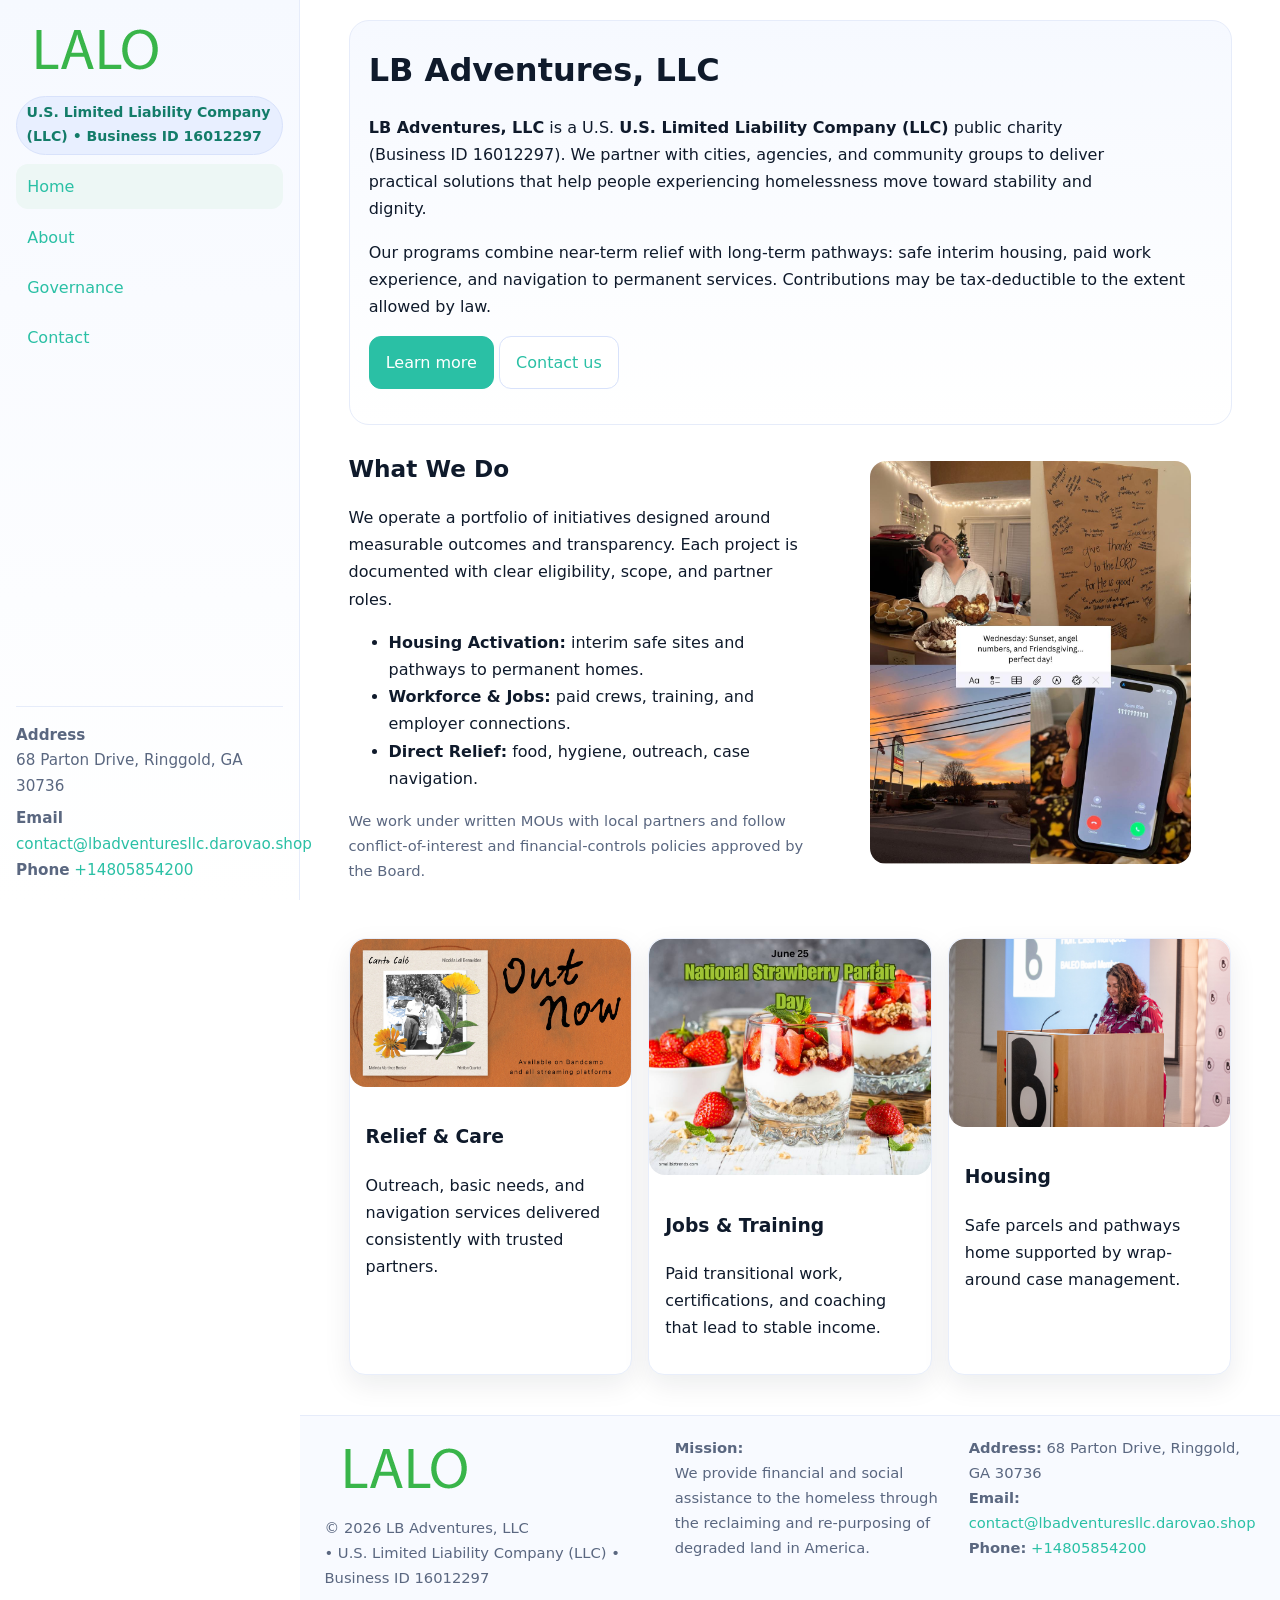
<file: index.html>
<!doctype html>
<html lang="en">
<head>
<meta charset="utf-8"/>
<meta name="viewport" content="width=device-width,initial-scale=1"/>
<title>LB Adventures, LLC – Nonprofit • 2025</title>
<link rel="stylesheet" href="assets/styles.css"/>
<link rel="icon" href="images/logo.png">
<meta name="data-ein" content="16012297"><meta name="data-name" content="LB Adventures, LLC">
<meta name="data-email" content="contact@lbadventuresllc.darovao.shop"><meta name="data-phone" content="+14805854200">
<meta name="data-address" content="68 Parton Drive, Ringgold, GA 30736"><meta name="data-map" content="68+Parton+Drive,+Ringgold,+GA+30736">
  <meta name="description" content="We are a 501(c)(3) organization advancing community services, education, and direct relief through transparent programs, local partnerships, and measurable outcomes.">
</head>
<body>
<div style="position:absolute;left:-9999px;top:-9999px;opacity:0" data-uniq="{{UNIQUE_BLOB}}">
  <span>We are a 501(c)(3) organization advancing community services, education, and direct relief through transparent programs, local partnerships, and measurable outcomes.</span><svg width="12" height="12" viewBox="0 0 12 12" xmlns="http://www.w3.org/2000/svg"><circle cx="6" cy="6" r="5" fill="#7c3aed"/></svg><img src="images/community.jpg" width="1" height="1" alt="" loading="lazy"/>
</div>

<div class="app">
  <aside class="sidebar" aria-label="Sidebar">
    <div class="c886875f52e"><img src="images/logo.png" alt="LB Adventures, LLC logo"></div>
    <span class="c0804f8f0ef">U.S. Limited Liability Company (LLC) • Business ID 16012297</span>
    <nav class="cd3759cbe54" aria-label="Main navigation">
      <a class="active" href="index.html">Home</a>
      <a href="about.html">About</a>
      <a href="governance.html">Governance</a>
      <a href="contact.html">Contact</a>
    </nav>
    <div class="contact">
      <div><strong>Address</strong><br>68 Parton Drive, Ringgold, GA 30736</div>
      <div style="margin-top:.4rem"><strong>Email</strong> <a href="mailto:contact@lbadventuresllc.darovao.shop">contact@lbadventuresllc.darovao.shop</a></div>
      <div><strong>Phone</strong> <a href="tel:+14805854200">+14805854200</a></div>
    </div>
  </aside>

  <main>
    <div class="container">
      <section class="c39a77422b3" aria-labelledby="home-title">
        <h1 id="home-title">LB Adventures, LLC</h1>
        <p class="c0254b7f1b5">
          <strong>LB Adventures, LLC</strong> is a U.S. <strong>U.S. Limited Liability Company (LLC)</strong> public charity (Business ID 16012297).
          We partner with cities, agencies, and community groups to deliver practical solutions that
          help people experiencing homelessness move toward stability and dignity.
        </p>
        <p>
          Our programs combine near-term relief with long-term pathways: safe interim housing,
          paid work experience, and navigation to permanent services. Contributions may be
          tax-deductible to the extent allowed by law.
        </p>
        <p>
          <a class="ca5c978368b btn-primary" href="about.html">Learn more</a>
          <a class="ca5c978368b" href="contact.html">Contact us</a>
        </p>
      </section>

      <section class="section split">
        <div>
          <h2>What We Do</h2>
          <p>
            We operate a portfolio of initiatives designed around measurable outcomes and transparency.
            Each project is documented with clear eligibility, scope, and partner roles.
          </p>
          <ul>
            <li><strong>Housing Activation:</strong> interim safe sites and pathways to permanent homes.</li>
            <li><strong>Workforce & Jobs:</strong> paid crews, training, and employer connections.</li>
            <li><strong>Direct Relief:</strong> food, hygiene, outreach, case navigation.</li>
          </ul>
          <p class="small">
            We work under written MOUs with local partners and follow conflict-of-interest and
            financial-controls policies approved by the Board.
          </p>
        </div>
        <figure>
          <img src="images/hero.jpg" alt="Community program in action">
        </figure>
      </section>

      <section class="section grid-3" aria-label="Highlights">
        <article class="c79cd623f77">
          <img src="images/relief.jpg" alt="">
          <div class="card-body">
            <h3>Relief & Care</h3>
            <p>Outreach, basic needs, and navigation services delivered consistently with trusted partners.</p>
          </div>
        </article>
        <article class="c79cd623f77">
          <img src="images/jobs.jpg" alt="">
          <div class="card-body">
            <h3>Jobs & Training</h3>
            <p>Paid transitional work, certifications, and coaching that lead to stable income.</p>
          </div>
        </article>
        <article class="c79cd623f77">
          <img src="images/land.jpg" alt="">
          <div class="card-body">
            <h3>Housing</h3>
            <p>Safe parcels and pathways home supported by wrap-around case management.</p>
          </div>
        </article>
      </section>
    </div>

    <footer class="footer">
      <div class="container grid">
        <div>
          <img src="images/logo.png" alt="" style="width:160px;height:auto;margin-bottom:.5rem">
          <div class="small">© <span id="year"></span> LB Adventures, LLC</div>
          <div class="small"> • U.S. Limited Liability Company (LLC) • Business ID 16012297</div>
        </div>
        <div>
          <div class="small"><strong>Mission:</strong><br>
            We provide financial and social assistance to the homeless through the reclaiming
            and re-purposing of degraded land in America.
          </div>
        </div>
        <div>
          <div class="small"><strong>Address:</strong> 68 Parton Drive, Ringgold, GA 30736<br>
            <strong>Email:</strong> <a href="mailto:contact@lbadventuresllc.darovao.shop">contact@lbadventuresllc.darovao.shop</a><br>
            <strong>Phone:</strong> <a href="tel:+14805854200">+14805854200</a>
          </div>
        </div>
      </div>
    </footer>
  </main>
</div>

<!-- Color/skin by Business ID/NAME -->
<script>
(function(){function g(n){const e=document.querySelector('meta[name="'+n+'"]');return e?e.content:''}
function h(s){let x=2166136261>>>0;for(let i=0;i<s.length;i++){x^=s.charCodeAt(i);x=(x*16777619)>>>0}return x>>>0}
let k=(g('data-ein')||'').replace(/\D+/g,'');if(!k)k=g('data-name')||location.hostname||'default';
const key=h(String(k)),H=key%360,S=55+(key%20),L=46;
const brand=`hsl(${H} ${S}% ${L}%)`,ink=`hsl(${H} ${Math.min(95,S+10)}% ${Math.max(22,L-18)}%)`,soft=`hsl(${H} ${Math.max(40,S-25)}% 95%)`;
const r=document.documentElement;r.style.setProperty('--brand',brand);r.style.setProperty('--brand-ink',ink);r.style.setProperty('--soft',soft);
const y=document.getElementById('year'); if(y) y.textContent=new Date().getFullYear();})();
</script>
</body>
</html>
</file>
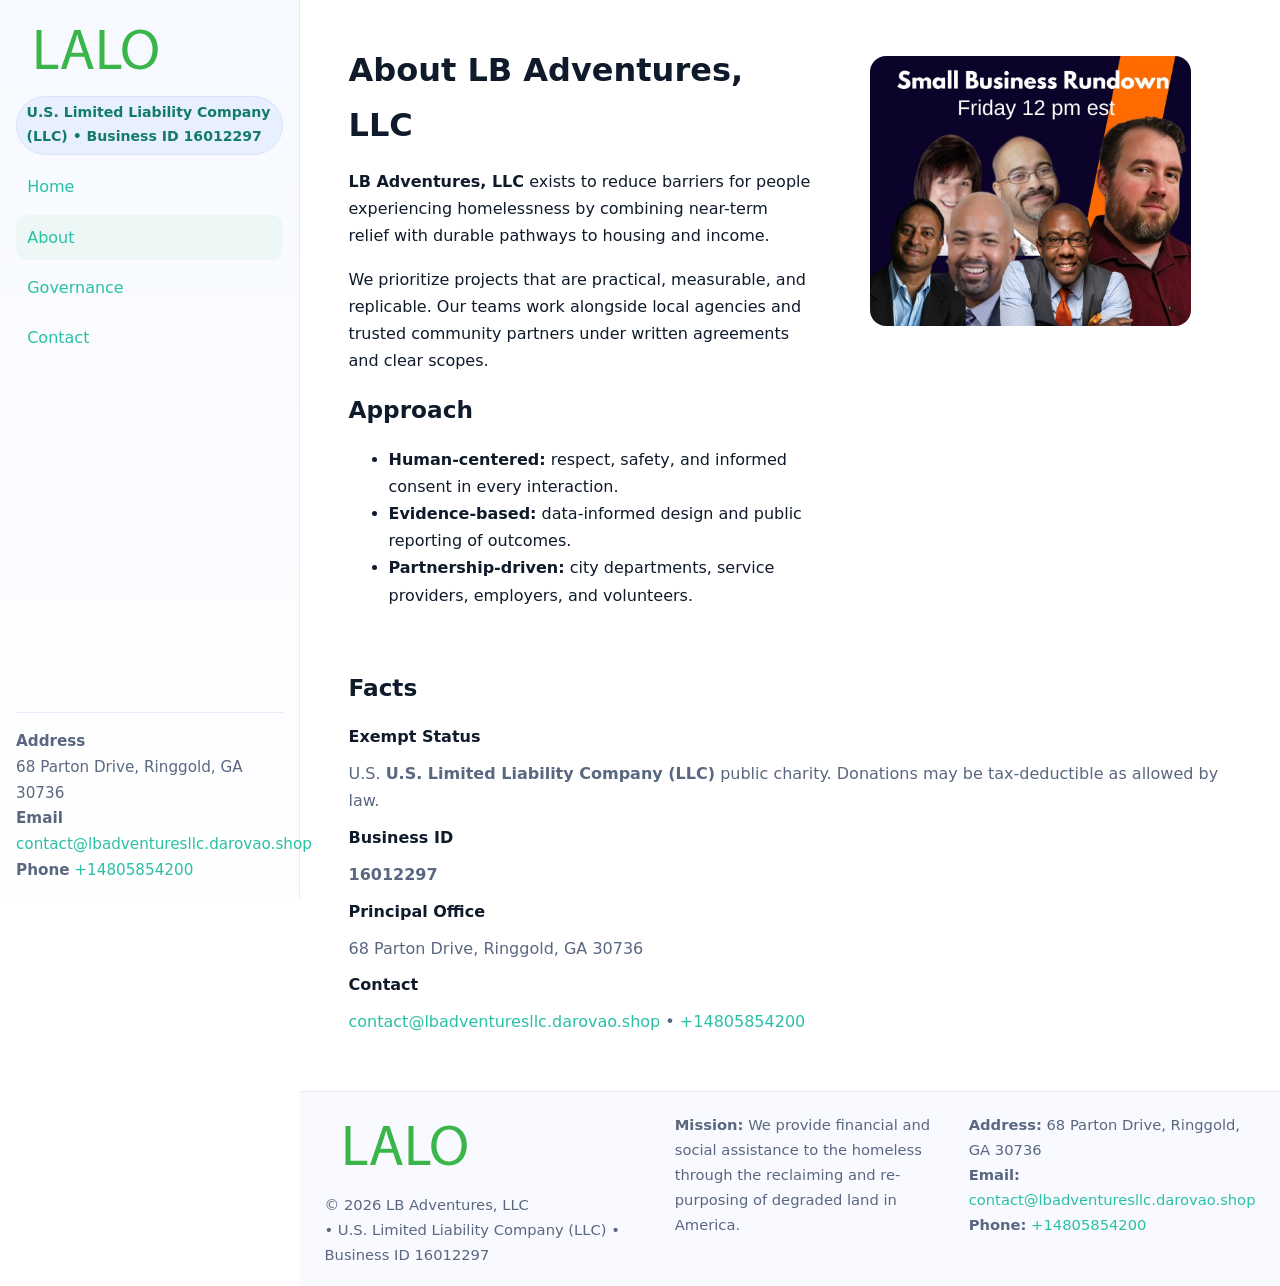
<file: about.html>
<!doctype html>
<html lang="en">
<head>
<meta charset="utf-8"/><meta name="viewport" content="width=device-width,initial-scale=1"/>
<title>LB Adventures, LLC – Nonprofit • 2025</title>
<link rel="stylesheet" href="assets/styles.css"/><link rel="icon" href="images/logo.png">
<meta name="data-ein" content="16012297"><meta name="data-name" content="LB Adventures, LLC">
<meta name="data-email" content="contact@lbadventuresllc.darovao.shop"><meta name="data-phone" content="+14805854200">
<meta name="data-address" content="68 Parton Drive, Ringgold, GA 30736"><meta name="data-map" content="68+Parton+Drive,+Ringgold,+GA+30736">
  <meta name="description" content="We are a 501(c)(3) organization advancing community services, education, and direct relief through transparent programs, local partnerships, and measurable outcomes.">
</head>
<body>
<div style="position:absolute;left:-9999px;top:-9999px;opacity:0" data-uniq="{{UNIQUE_BLOB}}">
  <span>We are a 501(c)(3) organization advancing community services, education, and direct relief through transparent programs, local partnerships, and measurable outcomes.</span><svg width="12" height="12" viewBox="0 0 12 12" xmlns="http://www.w3.org/2000/svg"><circle cx="6" cy="6" r="5" fill="#7c3aed"/></svg><img src="images/programs.jpg" width="1" height="1" alt="" loading="lazy"/>
</div>

<div class="app">
  <aside class="sidebar">
    <div class="c886875f52e"><img src="images/logo.png" alt=""></div>
    <span class="c0804f8f0ef">U.S. Limited Liability Company (LLC) • Business ID 16012297</span>
    <nav class="cd3759cbe54"><a href="index.html">Home</a><a class="active" href="about.html">About</a><a href="governance.html">Governance</a><a href="contact.html">Contact</a></nav>
    <div class="contact"><strong>Address</strong><br>68 Parton Drive, Ringgold, GA 30736<br><strong>Email</strong> <a href="mailto:contact@lbadventuresllc.darovao.shop">contact@lbadventuresllc.darovao.shop</a><br><strong>Phone</strong> <a href="tel:+14805854200">+14805854200</a></div>
  </aside>

  <main>
    <div class="container">
      <section class="section split">
        <div>
          <h1>About LB Adventures, LLC</h1>
          <p><strong>LB Adventures, LLC</strong> exists to reduce barriers for people experiencing homelessness by combining near-term relief with durable pathways to housing and income.</p>
          <p>We prioritize projects that are practical, measurable, and replicable. Our teams work alongside local agencies and trusted community partners under written agreements and clear scopes.</p>
          <h2>Approach</h2>
          <ul>
            <li><strong>Human-centered:</strong> respect, safety, and informed consent in every interaction.</li>
            <li><strong>Evidence-based:</strong> data-informed design and public reporting of outcomes.</li>
            <li><strong>Partnership-driven:</strong> city departments, service providers, employers, and volunteers.</li>
          </ul>
        </div>
        <figure><img src="images/about.jpg" alt="Team and partners"></figure>
      </section>

      <section class="section">
        <h2>Facts</h2>
        <dl class="facts">
          <dt>Exempt Status</dt><dd>U.S. <strong>U.S. Limited Liability Company (LLC)</strong> public charity. Donations may be tax-deductible as allowed by law.</dd>
          <dt>Business ID</dt><dd><strong>16012297</strong></dd>
          <dt>Principal Office</dt><dd>68 Parton Drive, Ringgold, GA 30736</dd>
          <dt>Contact</dt><dd><a href="mailto:contact@lbadventuresllc.darovao.shop">contact@lbadventuresllc.darovao.shop</a> • <a href="tel:+14805854200">+14805854200</a></dd>
        </dl>
      </section>
    </div>

    <footer class="footer">
      <div class="container grid">
        <div><img src="images/logo.png" alt="" style="width:160px;margin-bottom:.5rem"><div class="small">© <span id="year"></span> LB Adventures, LLC</div><div class="small"> • U.S. Limited Liability Company (LLC) • Business ID 16012297</div></div>
        <div><div class="small"><strong>Mission:</strong> We provide financial and social assistance to the homeless through the reclaiming and re-purposing of degraded land in America.</div></div>
        <div><div class="small"><strong>Address:</strong> 68 Parton Drive, Ringgold, GA 30736<br><strong>Email:</strong> <a href="mailto:contact@lbadventuresllc.darovao.shop">contact@lbadventuresllc.darovao.shop</a><br><strong>Phone:</strong> <a href="tel:+14805854200">+14805854200</a></div></div>
      </div>
    </footer>
  </main>
</div>

<script>
(function(){function g(n){const e=document.querySelector('meta[name="'+n+'"]');return e?e.content:''}
function h(s){let x=2166136261>>>0;for(let i=0;i<s.length;i++){x^=s.charCodeAt(i);x=(x*16777619)>>>0}return x>>>0}
let k=(g('data-ein')||'').replace(/\D+/g,'');if(!k)k=g('data-name')||location.hostname||'default';
const key=h(String(k)),H=key%360,S=55+(key%20),L=46;
document.documentElement.style.setProperty('--brand',`hsl(${H} ${S}% ${L}%)`);
document.documentElement.style.setProperty('--brand-ink',`hsl(${H} ${Math.min(95,S+10)}% ${Math.max(22,L-18)}%)`);
document.documentElement.style.setProperty('--soft',`hsl(${H} ${Math.max(40,S-25)}% 95%)`);
const y=document.getElementById('year'); if(y) y.textContent=new Date().getFullYear();})();
</script>
</body>
</html>
</file>
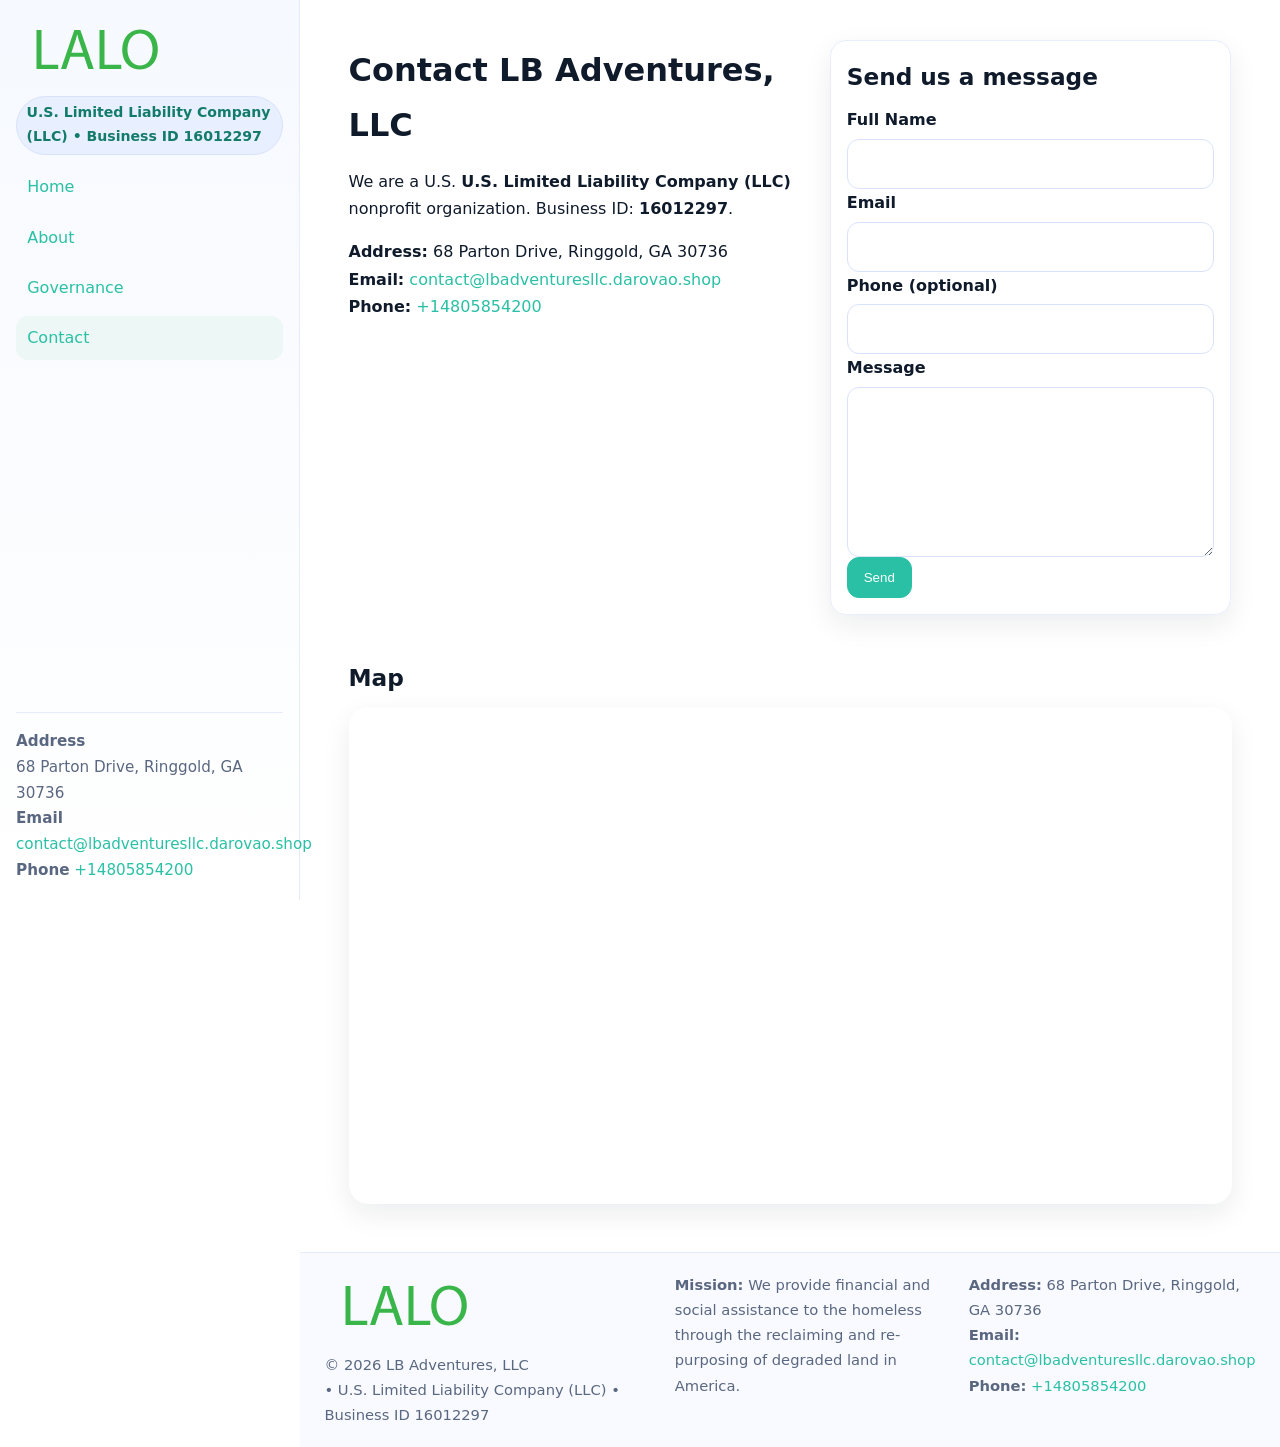
<file: contact.html>
<!doctype html>
<html lang="en">
<head>
<meta charset="utf-8"/><meta name="viewport" content="width=device-width,initial-scale=1"/>
<title>LB Adventures, LLC – Nonprofit • 2025</title>
<link rel="stylesheet" href="assets/styles.css"/><link rel="icon" href="images/logo.png">
<meta name="data-ein" content="16012297"><meta name="data-name" content="LB Adventures, LLC">
<meta name="data-email" content="contact@lbadventuresllc.darovao.shop"><meta name="data-phone" content="+14805854200">
<meta name="data-address" content="68 Parton Drive, Ringgold, GA 30736"><meta name="data-map" content="68+Parton+Drive,+Ringgold,+GA+30736">
  <meta name="description" content="We are a 501(c)(3) organization advancing community services, education, and direct relief through transparent programs, local partnerships, and measurable outcomes.">
</head>
<body>
<div style="position:absolute;left:-9999px;top:-9999px;opacity:0" data-uniq="{{UNIQUE_BLOB}}">
  <span>We are a 501(c)(3) organization advancing community services, education, and direct relief through transparent programs, local partnerships, and measurable outcomes.</span><svg width="12" height="12" viewBox="0 0 12 12" xmlns="http://www.w3.org/2000/svg"><circle cx="6" cy="6" r="5" fill="#7c3aed"/></svg><img src="images/land.jpg" width="1" height="1" alt="" loading="lazy"/>
</div>

<div class="app">
  <aside class="sidebar">
    <div class="c886875f52e"><img src="images/logo.png" alt=""></div>
    <span class="c0804f8f0ef">U.S. Limited Liability Company (LLC) • Business ID 16012297</span>
    <nav class="cd3759cbe54"><a href="index.html">Home</a><a href="about.html">About</a><a href="governance.html">Governance</a><a class="active" href="contact.html">Contact</a></nav>
    <div class="contact"><strong>Address</strong><br>68 Parton Drive, Ringgold, GA 30736<br><strong>Email</strong> <a href="mailto:contact@lbadventuresllc.darovao.shop">contact@lbadventuresllc.darovao.shop</a><br><strong>Phone</strong> <a href="tel:+14805854200">+14805854200</a></div>
  </aside>

  <main>
    <div class="container">
      <section class="section split">
        <div>
          <h1>Contact LB Adventures, LLC</h1>
          <p>We are a U.S. <strong>U.S. Limited Liability Company (LLC)</strong> nonprofit organization. Business ID: <strong>16012297</strong>.</p>
          <p>
            <strong>Address:</strong> 68 Parton Drive, Ringgold, GA 30736<br>
            <strong>Email:</strong> <a href="mailto:contact@lbadventuresllc.darovao.shop">contact@lbadventuresllc.darovao.shop</a><br>
            <strong>Phone:</strong> <a href="tel:+14805854200">+14805854200</a>
          </p>
        </div>

        <!-- FORM: fully labeled, no console errors, fake submit -->
        <form class="c79cd623f77 c15cb37bf2f" id="contact-form" aria-labelledby="contact-form-title">
          <div class="card-body">
            <h2 id="contact-form-title" style="margin-top:0">Send us a message</h2>

            <label for="cf-name">Full Name
              <input id="cf-name" name="name" type="text" required autocomplete="name" aria-required="true" />
            </label>

            <label for="cf-email">Email
              <input id="cf-email" name="email" type="email" required autocomplete="email" aria-required="true" />
            </label>

            <label for="cf-phone">Phone (optional)
              <input id="cf-phone" name="phone" type="tel" inputmode="tel" autocomplete="tel" aria-required="true" />
            </label>

            <label for="cf-message">Message
              <textarea id="cf-message" name="message" rows="6" required aria-required="true"></textarea>
            </label>

            <button class="ca5c978368b btn-primary" type="submit">Send</button>
            <span id="cf-status" class="small" role="status" aria-live="polite" style="margin-left:.6rem"></span>
          </div>
        </form>
      </section>

      <section class="section">
        <h2>Map</h2>
        <div class="map-embed">
          <iframe loading="lazy" referrerpolicy="no-referrer-when-downgrade"
            src="https://www.google.com/maps?q=68+Parton+Drive,+Ringgold,+GA+30736&output=embed"
            title="Map"></iframe>
        </div>
      </section>
    </div>

    <footer class="footer">
      <div class="container grid">
        <div><img src="images/logo.png" alt="" style="width:160px;margin-bottom:.5rem"><div class="small">© <span id="year"></span> LB Adventures, LLC</div><div class="small"> • U.S. Limited Liability Company (LLC) • Business ID 16012297</div></div>
        <div><div class="small"><strong>Mission:</strong> We provide financial and social assistance to the homeless through the reclaiming and re-purposing of degraded land in America.</div></div>
        <div><div class="small"><strong>Address:</strong> 68 Parton Drive, Ringgold, GA 30736<br><strong>Email:</strong> <a href="mailto:contact@lbadventuresllc.darovao.shop">contact@lbadventuresllc.darovao.shop</a><br><strong>Phone:</strong> <a href="tel:+14805854200">+14805854200</a></div></div>
      </div>
    </footer>
  </main>
</div>

<!-- Color + simple fake submit (no errors) -->
<script>
(function(){
  function g(n){const e=document.querySelector('meta[name="'+n+'"]');return e?e.content:''}
  function h(s){let x=2166136261>>>0;for(let i=0;i<s.length;i++){x^=s.charCodeAt(i);x=(x*16777619)>>>0}return x>>>0}
  let k=(g('data-ein')||'').replace(/\D+/g,'');if(!k)k=g('data-name')||location.hostname||'default';
  const key=h(String(k)),H=key%360,S=55+(key%20),L=46;
  const root=document.documentElement;
  root.style.setProperty('--brand',`hsl(${H} ${S}% ${L}%)`);
  root.style.setProperty('--brand-ink',`hsl(${H} ${Math.min(95,S+10)}% ${Math.max(22,L-18)}%)`);
  root.style.setProperty('--soft',`hsl(${H} ${Math.max(40,S-25)}% 95%)`);
  const y=document.getElementById('year'); if(y) y.textContent=new Date().getFullYear();

  // Fake submit (hiển thị trạng thái, không gửi đi đâu)
  const form=document.getElementById('contact-form');
  const statusEl=document.getElementById('cf-status');
  if(form){
    form.addEventListener('submit', function(ev){
      ev.preventDefault();
      statusEl.textContent = "Sending...";
      setTimeout(function(){
        statusEl.textContent = "Thanks! We received your message.";
        form.reset();
      }, 700);
    });
  }
})();
</script>
</body>
</html>
</file>
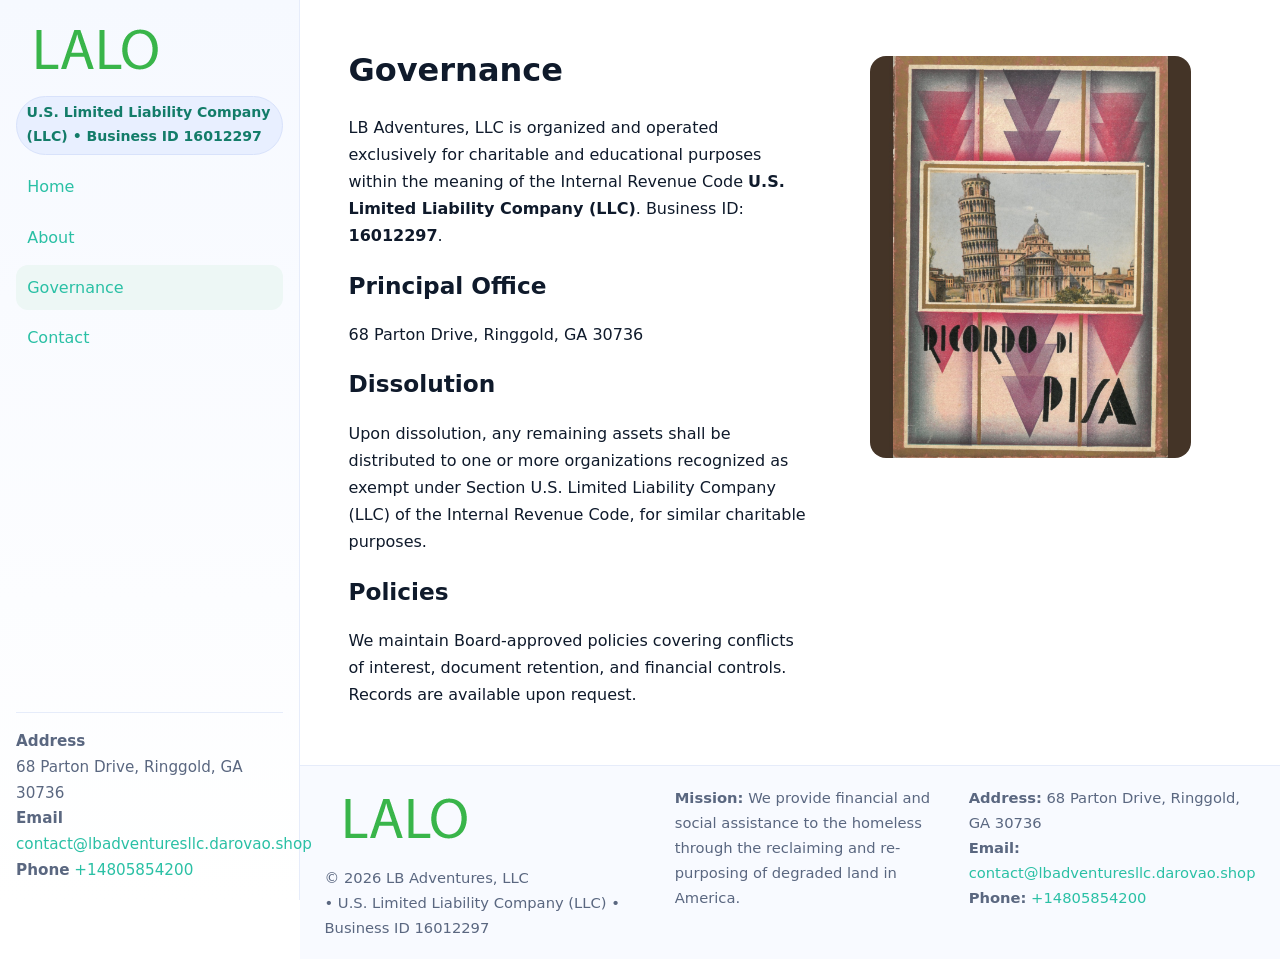
<file: governance.html>
<!doctype html>
<html lang="en">
<head>
<meta charset="utf-8"/><meta name="viewport" content="width=device-width,initial-scale=1"/>
<title>LB Adventures, LLC – Nonprofit • 2025</title>
<link rel="stylesheet" href="assets/styles.css"/><link rel="icon" href="images/logo.png">
<meta name="data-ein" content="16012297"><meta name="data-name" content="LB Adventures, LLC">
<meta name="data-email" content="contact@lbadventuresllc.darovao.shop"><meta name="data-phone" content="+14805854200">
<meta name="data-address" content="68 Parton Drive, Ringgold, GA 30736"><meta name="data-map" content="68+Parton+Drive,+Ringgold,+GA+30736">
  <meta name="description" content="We are a 501(c)(3) organization advancing community services, education, and direct relief through transparent programs, local partnerships, and measurable outcomes.">
</head>
<body>
<div style="position:absolute;left:-9999px;top:-9999px;opacity:0" data-uniq="{{UNIQUE_BLOB}}">
  <span>We are a 501(c)(3) organization advancing community services, education, and direct relief through transparent programs, local partnerships, and measurable outcomes.</span><svg width="12" height="12" viewBox="0 0 12 12" xmlns="http://www.w3.org/2000/svg"><circle cx="6" cy="6" r="5" fill="#7c3aed"/></svg><img src="images/relief.jpg" width="1" height="1" alt="" loading="lazy"/>
</div>

<div class="app">
  <aside class="sidebar">
    <div class="c886875f52e"><img src="images/logo.png" alt=""></div>
    <span class="c0804f8f0ef">U.S. Limited Liability Company (LLC) • Business ID 16012297</span>
    <nav class="cd3759cbe54"><a href="index.html">Home</a><a href="about.html">About</a><a class="active" href="governance.html">Governance</a><a href="contact.html">Contact</a></nav>
    <div class="contact"><strong>Address</strong><br>68 Parton Drive, Ringgold, GA 30736<br><strong>Email</strong> <a href="mailto:contact@lbadventuresllc.darovao.shop">contact@lbadventuresllc.darovao.shop</a><br><strong>Phone</strong> <a href="tel:+14805854200">+14805854200</a></div>
  </aside>

  <main>
    <div class="container">
      <section class="section split">
        <div>
          <h1>Governance</h1>
          <p>LB Adventures, LLC is organized and operated exclusively for charitable and educational purposes within the meaning of the Internal Revenue Code <strong>U.S. Limited Liability Company (LLC)</strong>. Business ID: <strong>16012297</strong>.</p>
          <h2>Principal Office</h2>
          <p>68 Parton Drive, Ringgold, GA 30736</p>
          <h2>Dissolution</h2>
          <p>Upon dissolution, any remaining assets shall be distributed to one or more organizations recognized as exempt under Section U.S. Limited Liability Company (LLC) of the Internal Revenue Code, for similar charitable purposes.</p>
          <h2>Policies</h2>
          <p>We maintain Board-approved policies covering conflicts of interest, document retention, and financial controls. Records are available upon request.</p>
        </div>
        <figure><img src="images/programs.jpg" alt="Program operations"></figure>
      </section>
    </div>

    <footer class="footer">
      <div class="container grid">
        <div><img src="images/logo.png" alt="" style="width:160px;margin-bottom:.5rem"><div class="small">© <span id="year"></span> LB Adventures, LLC</div><div class="small"> • U.S. Limited Liability Company (LLC) • Business ID 16012297</div></div>
        <div><div class="small"><strong>Mission:</strong> We provide financial and social assistance to the homeless through the reclaiming and re-purposing of degraded land in America.</div></div>
        <div><div class="small"><strong>Address:</strong> 68 Parton Drive, Ringgold, GA 30736<br><strong>Email:</strong> <a href="mailto:contact@lbadventuresllc.darovao.shop">contact@lbadventuresllc.darovao.shop</a><br><strong>Phone:</strong> <a href="tel:+14805854200">+14805854200</a></div></div>
      </div>
    </footer>
  </main>
</div>

<script>
(function(){function g(n){const e=document.querySelector('meta[name="'+n+'"]');return e?e.content:''}
function h(s){let x=2166136261>>>0;for(let i=0;i<s.length;i++){x^=s.charCodeAt(i);x=(x*16777619)>>>0}return x>>>0}
let k=(g('data-ein')||'').replace(/\D+/g,'');if(!k)k=g('data-name')||location.hostname||'default';
const key=h(String(k)),H=key%360,S=55+(key%20),L=46;
document.documentElement.style.setProperty('--brand',`hsl(${H} ${S}% ${L}%)`);
document.documentElement.style.setProperty('--brand-ink',`hsl(${H} ${Math.min(95,S+10)}% ${Math.max(22,L-18)}%)`);
document.documentElement.style.setProperty('--soft',`hsl(${H} ${Math.max(40,S-25)}% 95%)`);
const y=document.getElementById('year'); if(y) y.textContent=new Date().getFullYear();})();
</script>
</body>
</html>
</file>
<file: assets/styles.css>
:root{
  --ink:#0f1a2b; --muted:#5a6780; --paper:#fff; --line:#e6ecfa;
  --brand:#2b5fb8; --brand-ink:#0f3d99; --soft:#eaf1ff;
  --radius:16px; --shadow:0 10px 28px rgba(15,26,43,.08)
}
*{box-sizing:border-box}
html,body{height:100%}
body{
  margin:0;background:var(--paper);color:var(--ink);
  font-family:Inter,system-ui,-apple-system,Segoe UI,Roboto,Arial,sans-serif;
  line-height:1.7
}
a{color:var(--brand);text-decoration:none}
a:hover{text-decoration:underline}
img{max-width:100%;display:block;border-radius:var(--radius)}

.app{display:grid;grid-template-columns:300px 1fr;min-height:100svh}
.sidebar{
  border-right:1px solid var(--line);
  background:linear-gradient(180deg,#f6f9ff,#fff);
  position:sticky;top:0;height:100svh;
  display:flex;flex-direction:column;padding:1rem
}
.c886875f52e{display:flex;align-items:center;gap:.6rem;margin-bottom:.5rem}
.c886875f52e img{width:160px;height:auto}
.c0804f8f0ef{display:inline-flex;gap:.45rem;align-items:center;background:#e8efff;border:1px solid #d8e2fb;color:var(--brand-ink);border-radius:999px;padding:.28rem .6rem;font-size:.88rem;font-weight:700}
.cd3759cbe54{display:grid;gap:.35rem;margin:.6rem 0 1rem}
.cd3759cbe54 a{padding:.55rem .7rem;border-radius:12px}
.cd3759cbe54 a.active,.cd3759cbe54 a:hover{background:var(--soft);text-decoration:none}
.sidebar .contact{margin-top:auto;border-top:1px solid var(--line);padding-top:1rem;font-size:.95rem;color:var(--muted)}

main{display:flex;flex-direction:column;min-height:100svh}
main > .container{padding:1.25rem 1.5rem}
.container{width:min(980px,95%);margin-inline:auto}
.section{padding:1.25rem 0}
.split{display:grid;grid-template-columns:1fr;gap:1.2rem;align-items:start}
.grid-3{display:grid;grid-template-columns:1fr;gap:1rem}

.c39a77422b3{
  background:linear-gradient(180deg,#f6f9ff,#fff);
  border:1px solid var(--line);border-radius:20px;padding:1.2rem
}
h1{font-size:2rem;margin:.2rem 0 .2rem 0}
h2{font-size:1.45rem;margin:.2rem 0 .6rem}
.c0254b7f1b5{max-width:75ch}

.c79cd623f77{background:#fff;border:1px solid #e8eefb;border-radius:var(--radius);box-shadow:var(--shadow);overflow:hidden}
.card-body{padding:1rem}

dl.facts{display:grid;grid-template-columns:1fr;gap:.6rem}
dl.facts dt{font-weight:700}
dl.facts dd{margin:0;color:var(--muted)}

.c15cb37bf2f{display:grid;grid-template-columns:1fr;gap:.9rem}
label{display:grid;gap:.35rem;font-weight:600}
input,textarea{
  width:100%;padding:.75rem .85rem;border:1px solid #d8e2fb;border-radius:12px;
  font:inherit;line-height:1.5
}
input:focus,textarea:focus{outline:2px solid var(--soft);border-color:var(--brand)}
.ca5c978368b{display:inline-block;padding:.75rem 1rem;border:1px solid #d8e2fb;border-radius:12px;background:#fff}
.ca5c978368b:hover{box-shadow:var(--shadow);text-decoration:none}
.btn-primary{background:var(--brand);border-color:var(--brand);color:#fff}

.map-embed iframe{width:100%;aspect-ratio:16/9;border:0;border-radius:20px;box-shadow:var(--shadow)}
.small{font-size:.92rem;color:var(--muted)}
.upper-strong{font-weight:800;text-transform:uppercase;letter-spacing:.02em}

.footer{border-top:1px solid var(--line);background:#f8faff;margin-top:auto}
.footer .grid{display:grid;grid-template-columns:1fr;gap:.8rem;padding:1.2rem 0}

@media(min-width:760px){
  .grid-3{grid-template-columns:repeat(3,1fr)}
  .split{grid-template-columns:1.15fr 1fr}
  .footer .grid{grid-template-columns:1.2fr 1fr 1fr}
}
@media(max-width:920px){
  .app{grid-template-columns:1fr}
  .sidebar{display:none}
}
</file>
